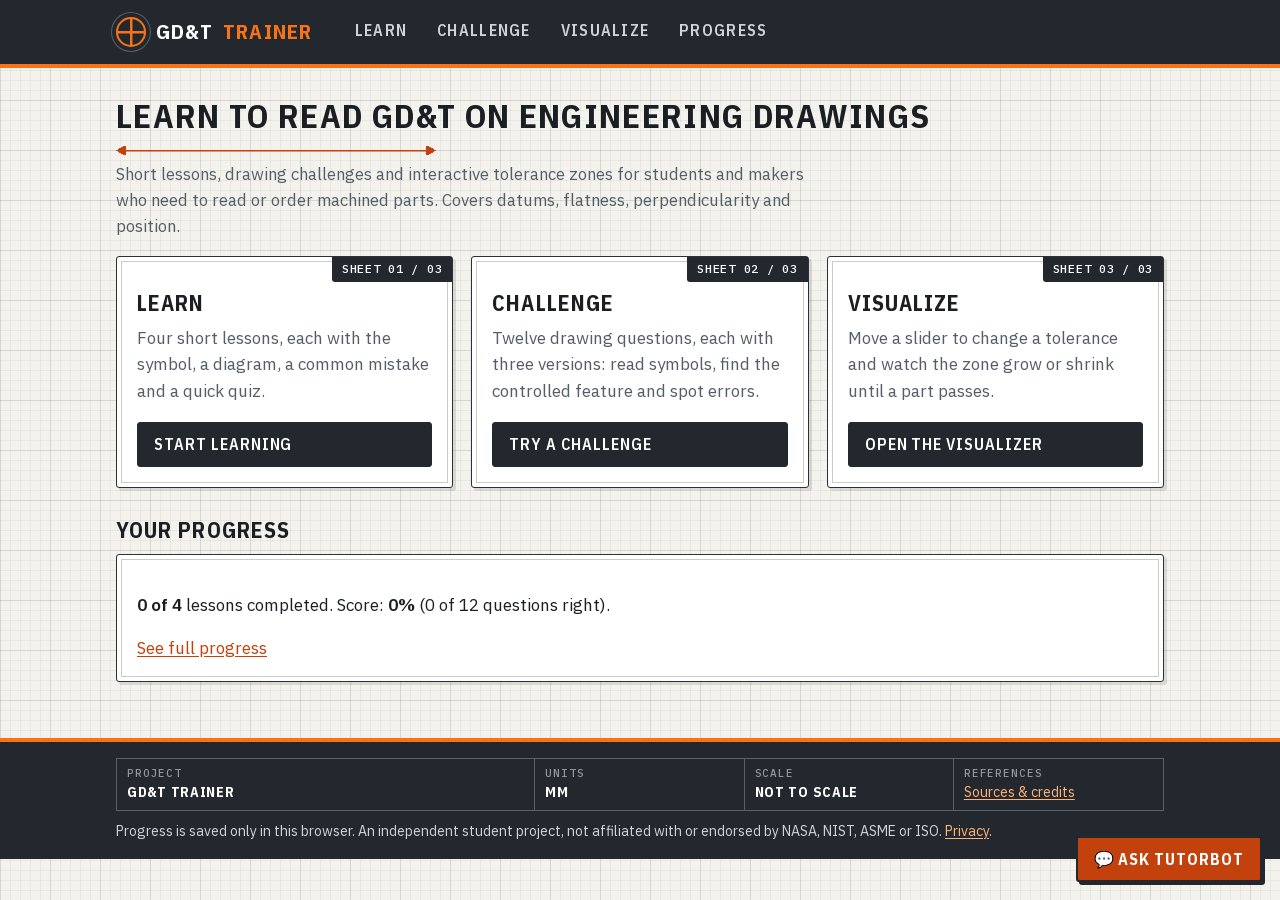
<file: static/index.html>
<!doctype html>
<html lang="en">
<head>
  <meta charset="utf-8">
  <meta name="viewport" content="width=device-width, initial-scale=1">
  <title>GD&amp;T Trainer</title>
  <link rel="icon" href="drawings/sym-position.svg" type="image/svg+xml">
  <link rel="stylesheet" href="css/style.css">
</head>
<body>
  <header class="site-header">
    <div class="inner">
      <a class="brand" href="/" aria-current="page">GD&amp;T <span>Trainer</span></a>
      <nav class="nav" aria-label="Main">
        <a href="learn.html">Learn</a>
        <a href="challenge.html">Challenge</a>
        <a href="visualize.html">Visualize</a>
        <a href="progress.html">Progress</a>
      </nav>
    </div>
  </header>

  <main>
    <h1>Learn to read GD&amp;T on engineering drawings</h1>
    <p class="lead">
      Short lessons, drawing challenges and interactive tolerance zones for students and makers
      who need to read or order machined parts. Covers datums, flatness, perpendicularity and position.
    </p>

    <div class="grid-3">
      <section class="card mode-card" data-sheet="SHEET 01 / 03">
        <h2>Learn</h2>
        <p>Four short lessons, each with the symbol, a diagram, a common mistake and a quick quiz.</p>
        <a class="btn" href="learn.html">Start learning</a>
      </section>
      <section class="card mode-card" data-sheet="SHEET 02 / 03">
        <h2>Challenge</h2>
        <p>Twelve drawing questions, each with three versions: read symbols, find the controlled feature and spot errors.</p>
        <a class="btn" href="challenge.html">Try a challenge</a>
      </section>
      <section class="card mode-card" data-sheet="SHEET 03 / 03">
        <h2>Visualize</h2>
        <p>Move a slider to change a tolerance and watch the zone grow or shrink until a part passes.</p>
        <a class="btn" href="visualize.html">Open the visualizer</a>
      </section>
    </div>

    <h2>Your progress</h2>
    <div id="summary" class="card">Loading…</div>
  </main>

  <footer class="site-footer">
    <div class="inner">
      <div class="title-block" aria-label="Site information">
        <div><span>Project</span><b>GD&amp;T Trainer</b></div>
        <div><span>Units</span><b>mm</b></div>
        <div><span>Scale</span><b>Not to scale</b></div>
        <div><span>References</span><a href="sources.html">Sources &amp; credits</a></div>
      </div>
      Progress is saved only in this browser. An independent student project, not affiliated with or
      endorsed by NASA, NIST, ASME or ISO. <a href="sources.html#privacy">Privacy</a>.
    </div>
  </footer>

  <script src="js/common.js"></script>
  <script src="js/storage.js"></script>
  <script>
    // Small progress summary for the home page.
    (async function () {
      const box = document.getElementById("summary");
      try {
        const [lessonData, challengeData] = await Promise.all([
          fetchJSON("data/lessons.json"),
          fetchJSON("data/challenges.json"),
        ]);
        const stats = computeStats(challengeData.challenges, challengeData.concepts);
        const lessonsDone = lessonData.lessons.filter(function (l) { return stats.lessonsCompleted[l.id]; }).length;
        const weak = Object.keys(stats.perConcept)
          .filter(function (k) { return stats.perConcept[k].needsPractice; })
          .map(function (k) { return challengeData.concepts[k]; });
        box.innerHTML =
          "<p><b>" + lessonsDone + " of " + lessonData.lessons.length + "</b> lessons completed. " +
          "Score: <b>" + percent(stats.score) + "</b> (" + stats.right + " of " + stats.totalQuestions + " questions right).</p>" +
          (weak.length
            ? "<p>Needs more practice: <b>" + weak.map(escapeHTML).join(", ") + "</b>.</p>"
            : "") +
          '<a href="progress.html">See full progress</a>';
      } catch (error) {
        showLoadError(box, error);
      }
    })();
  </script>
  <script src="js/tutorbot.js"></script>
</body>
</html>
</file>
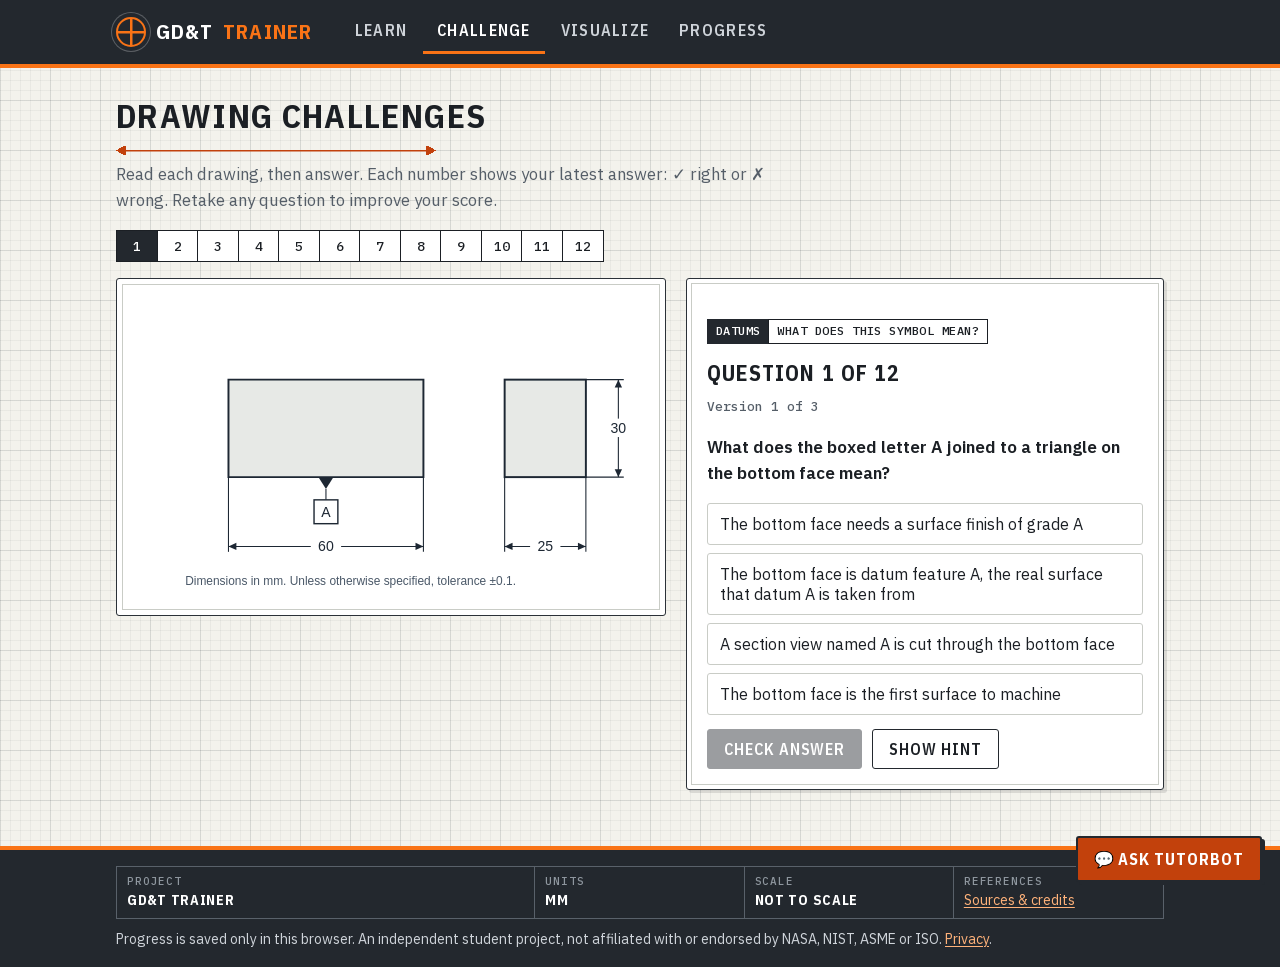
<file: static/challenge.html>
<!doctype html>
<html lang="en">
<head>
  <meta charset="utf-8">
  <meta name="viewport" content="width=device-width, initial-scale=1">
  <title>Challenge · GD&amp;T Trainer</title>
  <link rel="icon" href="drawings/sym-position.svg" type="image/svg+xml">
  <link rel="stylesheet" href="css/style.css">
</head>
<body>
  <header class="site-header">
    <div class="inner">
      <a class="brand" href="/">GD&amp;T <span>Trainer</span></a>
      <nav class="nav" aria-label="Main">
        <a href="learn.html">Learn</a>
        <a href="challenge.html" aria-current="page">Challenge</a>
        <a href="visualize.html">Visualize</a>
        <a href="progress.html">Progress</a>
      </nav>
    </div>
  </header>

  <main>
    <h1>Drawing challenges</h1>
    <p class="lead">Read each drawing, then answer. Each number shows your latest answer: ✓ right or ✗ wrong. Retake any question to improve your score.</p>
    <nav id="question-nav" class="question-nav" aria-label="Questions"></nav>
    <div id="challenge">Loading…</div>
  </main>

  <footer class="site-footer">
    <div class="inner">
      <div class="title-block" aria-label="Site information">
        <div><span>Project</span><b>GD&amp;T Trainer</b></div>
        <div><span>Units</span><b>mm</b></div>
        <div><span>Scale</span><b>Not to scale</b></div>
        <div><span>References</span><a href="sources.html">Sources &amp; credits</a></div>
      </div>
      Progress is saved only in this browser. An independent student project, not affiliated with or
      endorsed by NASA, NIST, ASME or ISO. <a href="sources.html#privacy">Privacy</a>.
    </div>
  </footer>

  <script src="js/common.js"></script>
  <script src="js/storage.js"></script>
  <script src="js/challenge.js"></script>
  <script src="js/tutorbot.js"></script>
</body>
</html>
</file>
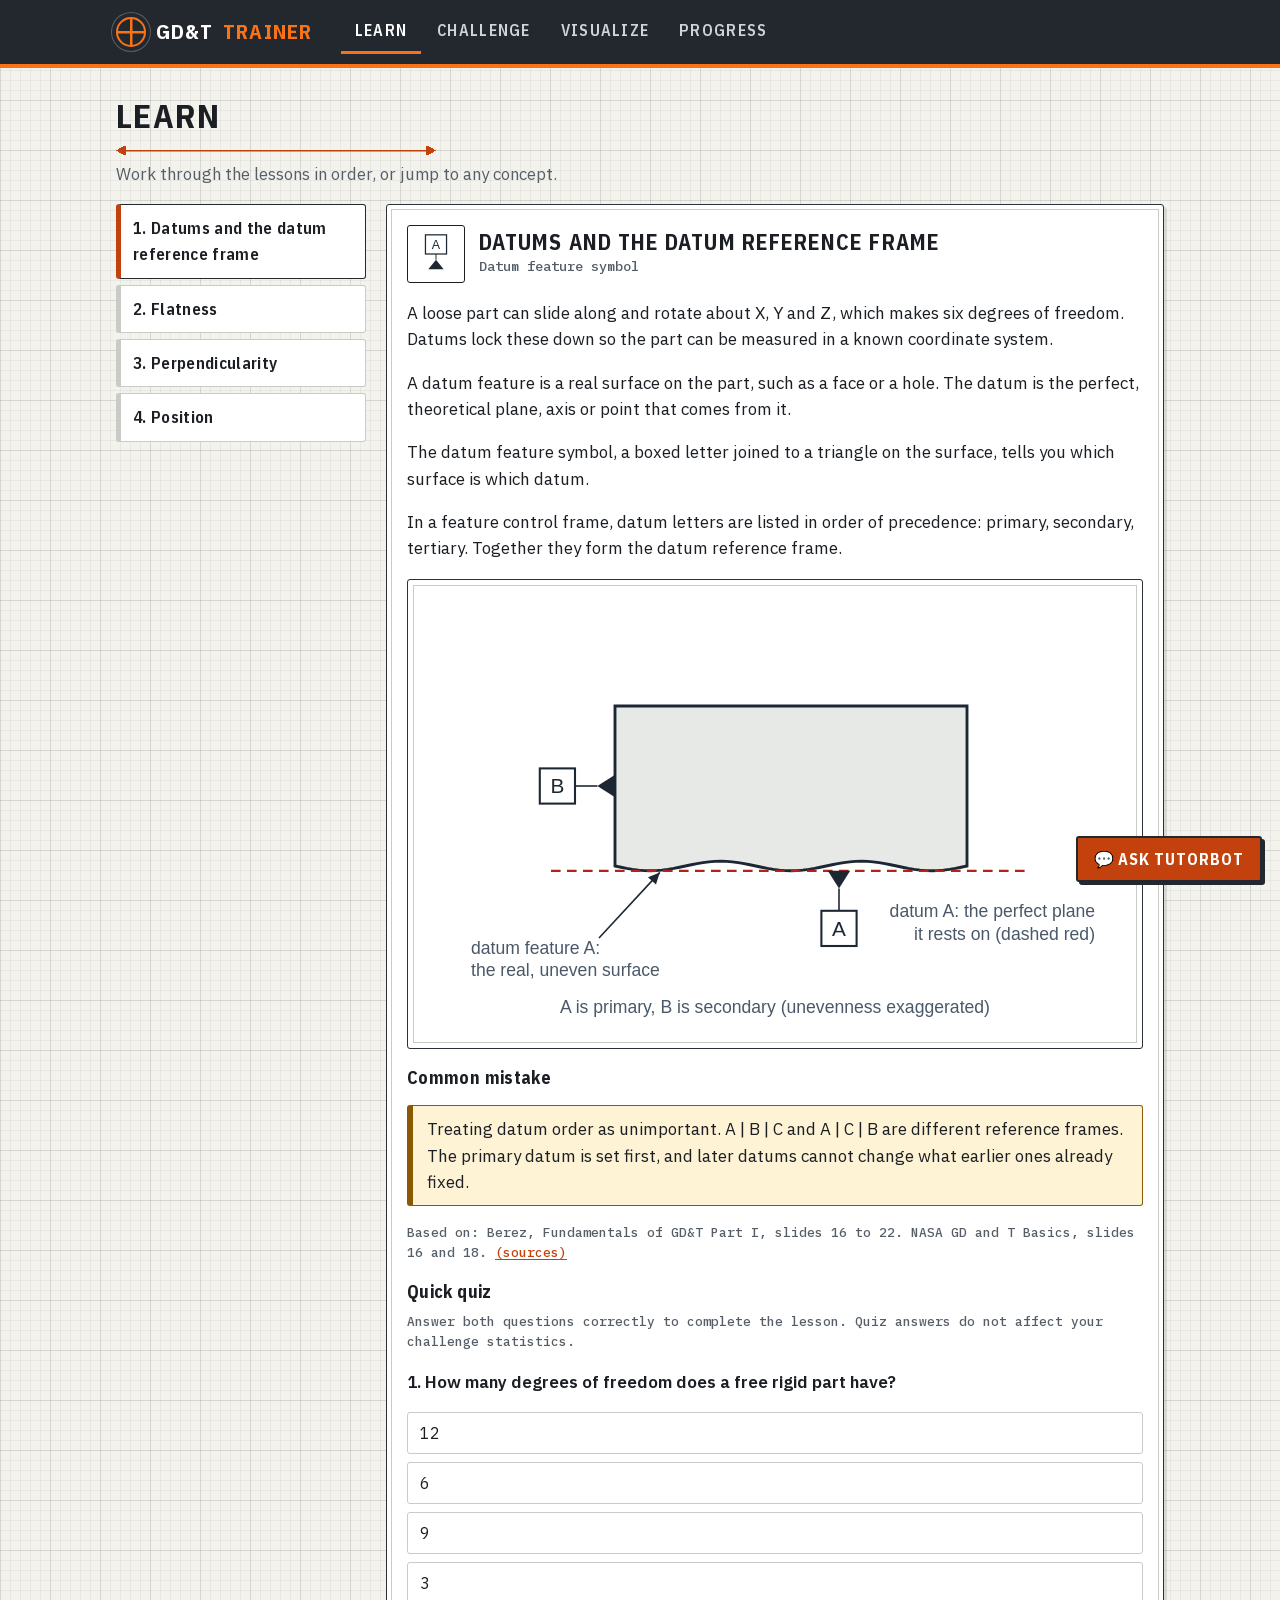
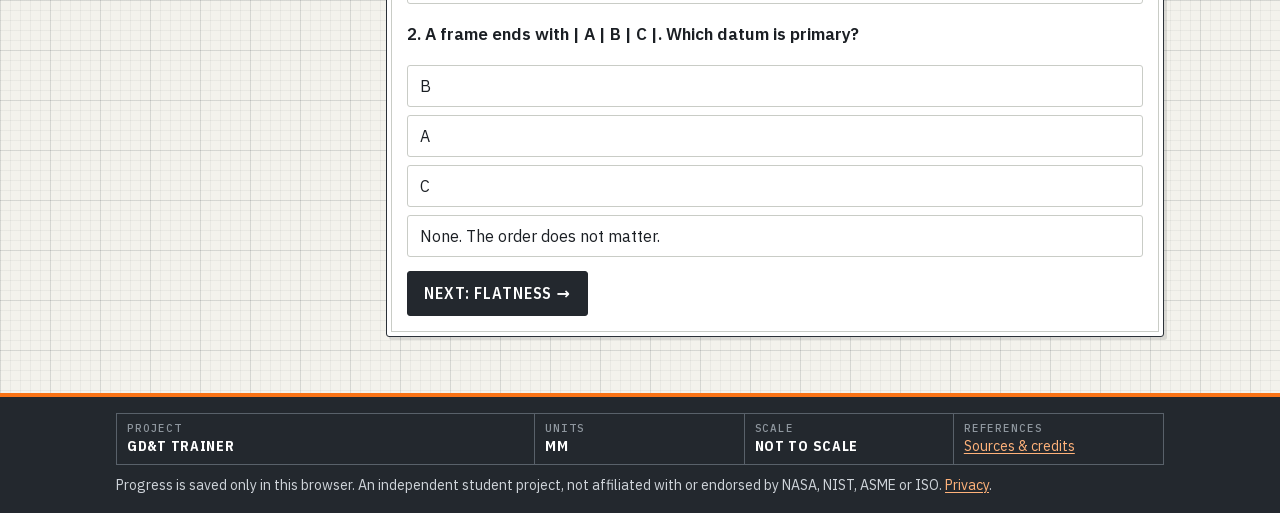
<file: static/learn.html>
<!doctype html>
<html lang="en">
<head>
  <meta charset="utf-8">
  <meta name="viewport" content="width=device-width, initial-scale=1">
  <title>Learn · GD&amp;T Trainer</title>
  <link rel="icon" href="drawings/sym-position.svg" type="image/svg+xml">
  <link rel="stylesheet" href="css/style.css">
</head>
<body>
  <header class="site-header">
    <div class="inner">
      <a class="brand" href="/">GD&amp;T <span>Trainer</span></a>
      <nav class="nav" aria-label="Main">
        <a href="learn.html" aria-current="page">Learn</a>
        <a href="challenge.html">Challenge</a>
        <a href="visualize.html">Visualize</a>
        <a href="progress.html">Progress</a>
      </nav>
    </div>
  </header>

  <main>
    <h1>Learn</h1>
    <p class="lead">Work through the lessons in order, or jump to any concept.</p>
    <div class="learn-layout">
      <nav aria-label="Lessons">
        <ol id="lesson-list" class="lesson-list"></ol>
      </nav>
      <article id="lesson" class="card" aria-live="polite">Loading…</article>
    </div>
  </main>

  <footer class="site-footer">
    <div class="inner">
      <div class="title-block" aria-label="Site information">
        <div><span>Project</span><b>GD&amp;T Trainer</b></div>
        <div><span>Units</span><b>mm</b></div>
        <div><span>Scale</span><b>Not to scale</b></div>
        <div><span>References</span><a href="sources.html">Sources &amp; credits</a></div>
      </div>
      Progress is saved only in this browser. An independent student project, not affiliated with or
      endorsed by NASA, NIST, ASME or ISO. <a href="sources.html#privacy">Privacy</a>.
    </div>
  </footer>

  <script src="js/common.js"></script>
  <script src="js/storage.js"></script>
  <script src="js/learn.js"></script>
  <script src="js/tutorbot.js"></script>
</body>
</html>
</file>
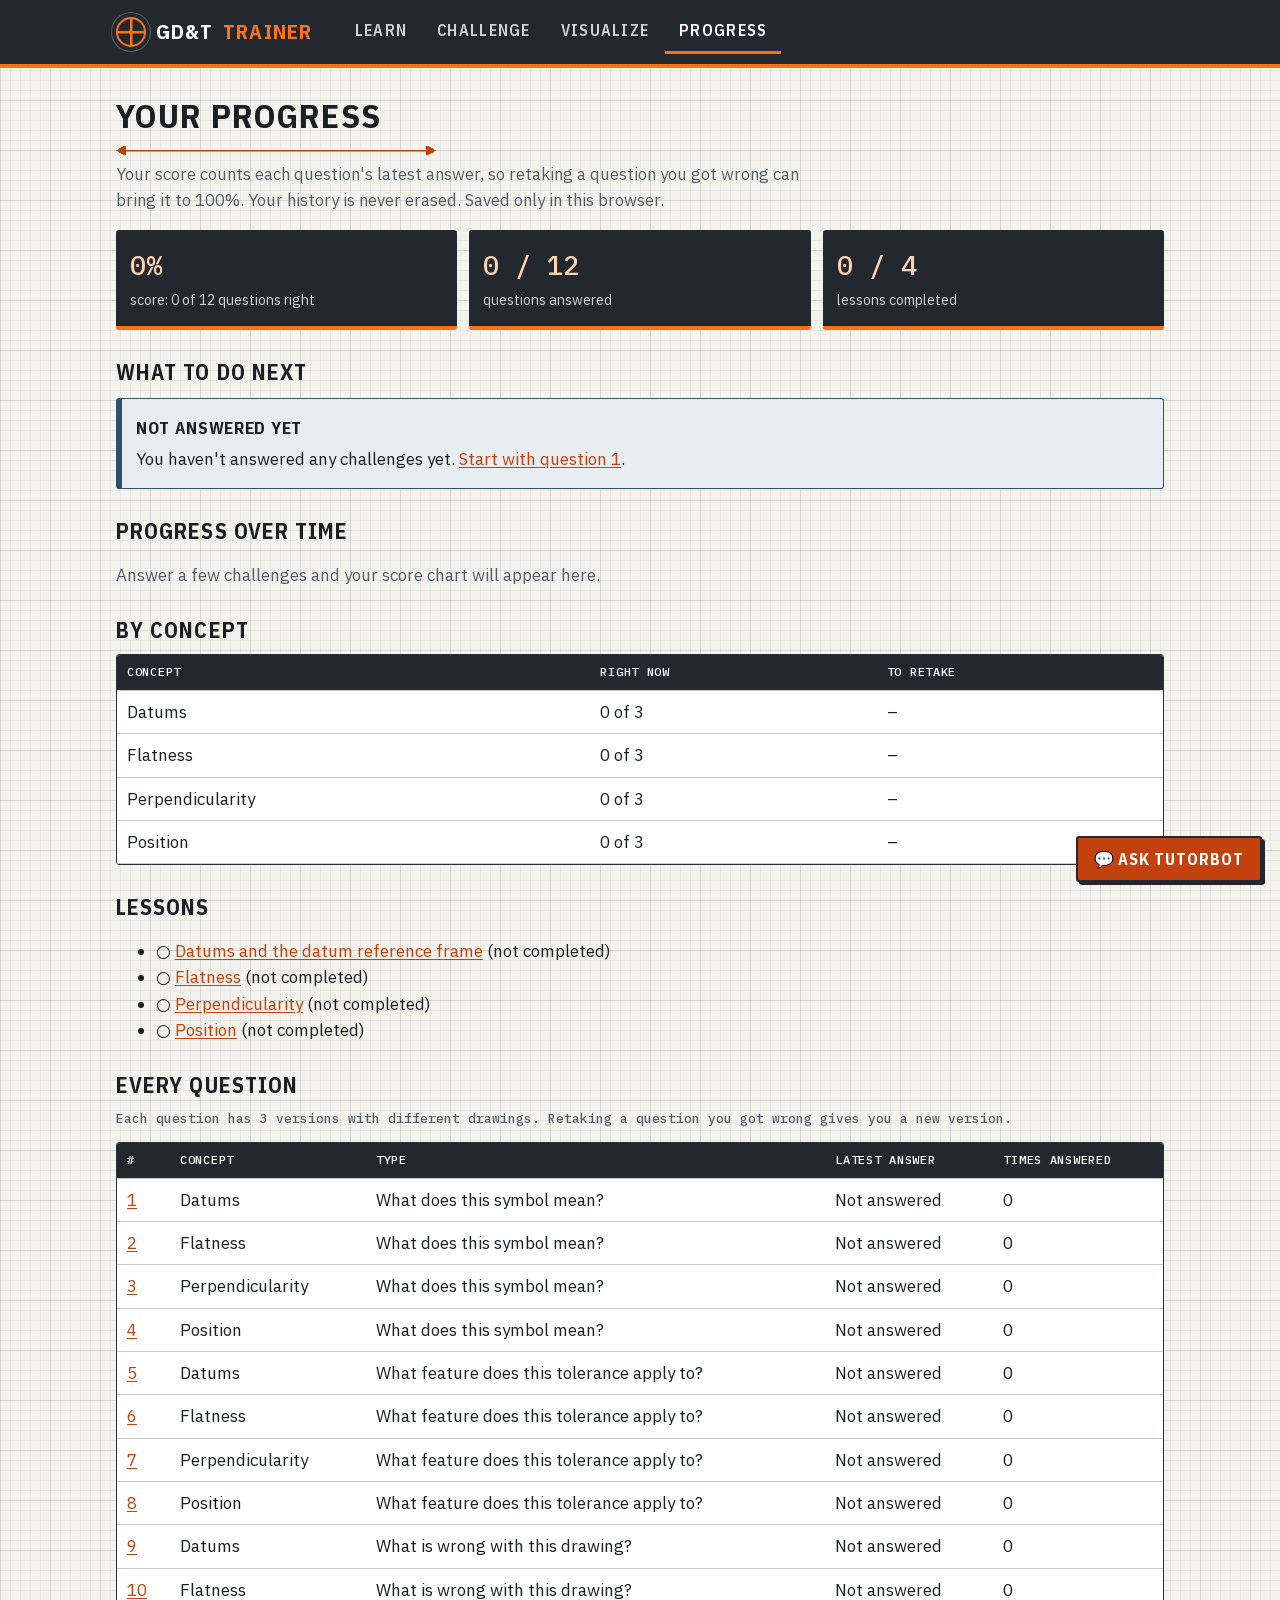
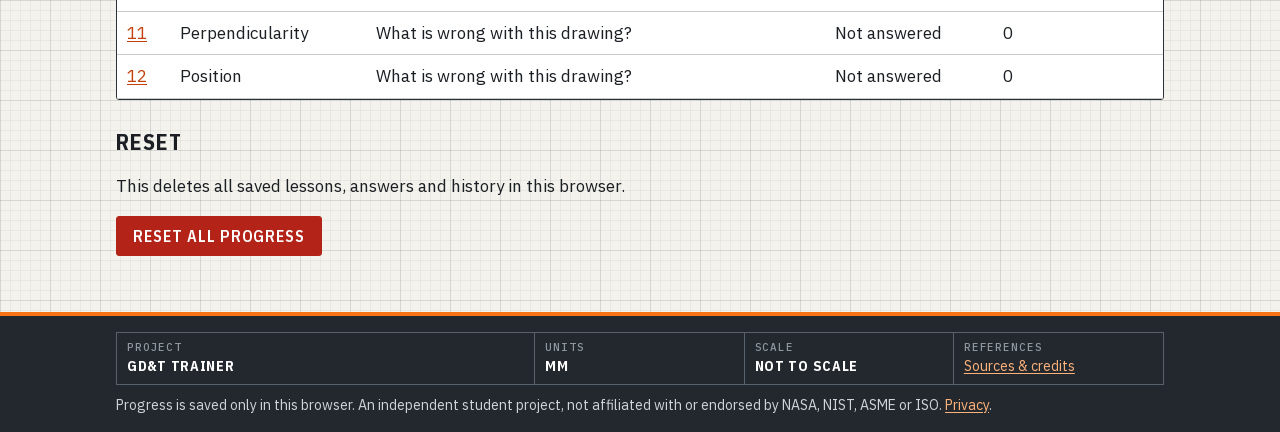
<file: static/progress.html>
<!doctype html>
<html lang="en">
<head>
  <meta charset="utf-8">
  <meta name="viewport" content="width=device-width, initial-scale=1">
  <title>Progress · GD&amp;T Trainer</title>
  <link rel="icon" href="drawings/sym-position.svg" type="image/svg+xml">
  <link rel="stylesheet" href="css/style.css">
</head>
<body>
  <header class="site-header">
    <div class="inner">
      <a class="brand" href="/">GD&amp;T <span>Trainer</span></a>
      <nav class="nav" aria-label="Main">
        <a href="learn.html">Learn</a>
        <a href="challenge.html">Challenge</a>
        <a href="visualize.html">Visualize</a>
        <a href="progress.html" aria-current="page">Progress</a>
      </nav>
    </div>
  </header>

  <main>
    <h1>Your progress</h1>
    <p class="lead">Your score counts each question's latest answer, so retaking a question you got wrong can bring it to 100%. Your history is never erased. Saved only in this browser.</p>
    <div id="progress">Loading…</div>
  </main>

  <footer class="site-footer">
    <div class="inner">
      <div class="title-block" aria-label="Site information">
        <div><span>Project</span><b>GD&amp;T Trainer</b></div>
        <div><span>Units</span><b>mm</b></div>
        <div><span>Scale</span><b>Not to scale</b></div>
        <div><span>References</span><a href="sources.html">Sources &amp; credits</a></div>
      </div>
      Progress is saved only in this browser. An independent student project, not affiliated with or
      endorsed by NASA, NIST, ASME or ISO. <a href="sources.html#privacy">Privacy</a>.
    </div>
  </footer>

  <script src="js/common.js"></script>
  <script src="js/storage.js"></script>
  <script src="js/progress-charts.js"></script>
  <script src="js/progress.js"></script>
  <script src="js/tutorbot.js"></script>
</body>
</html>
</file>
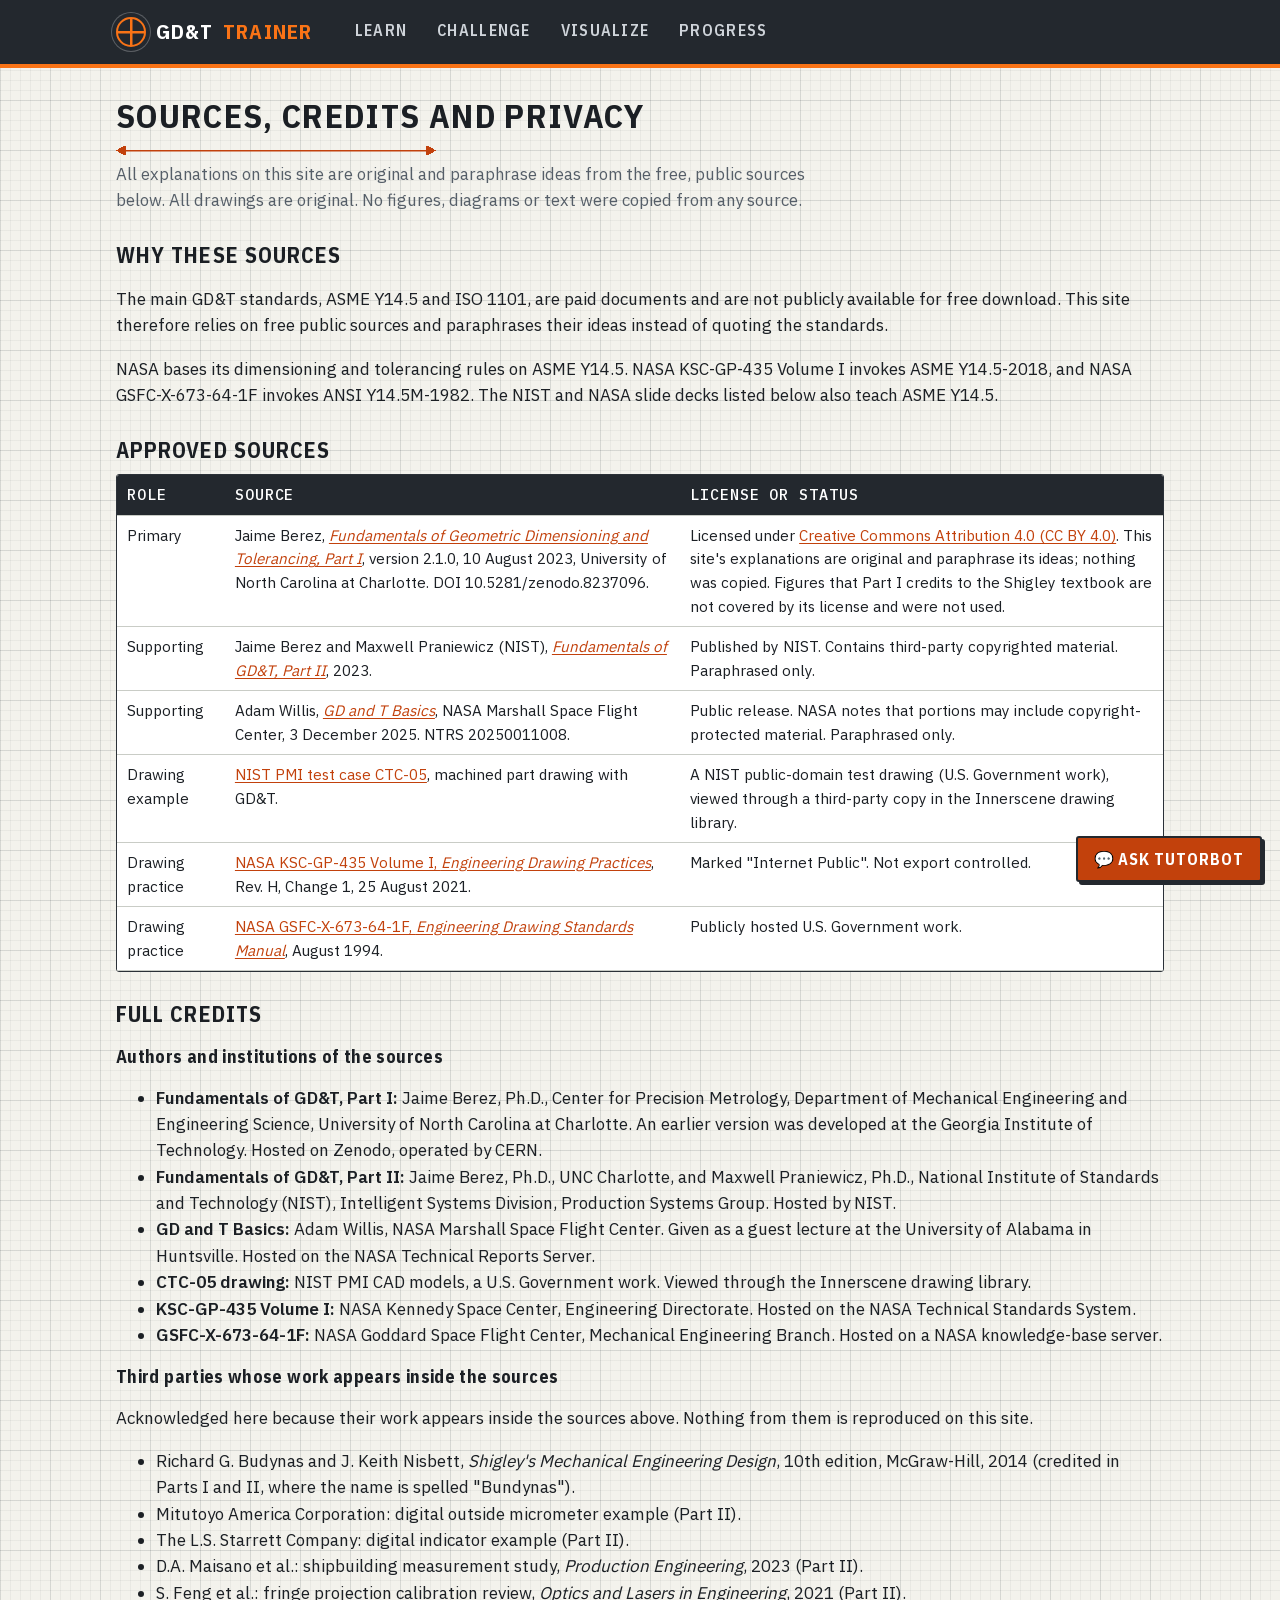
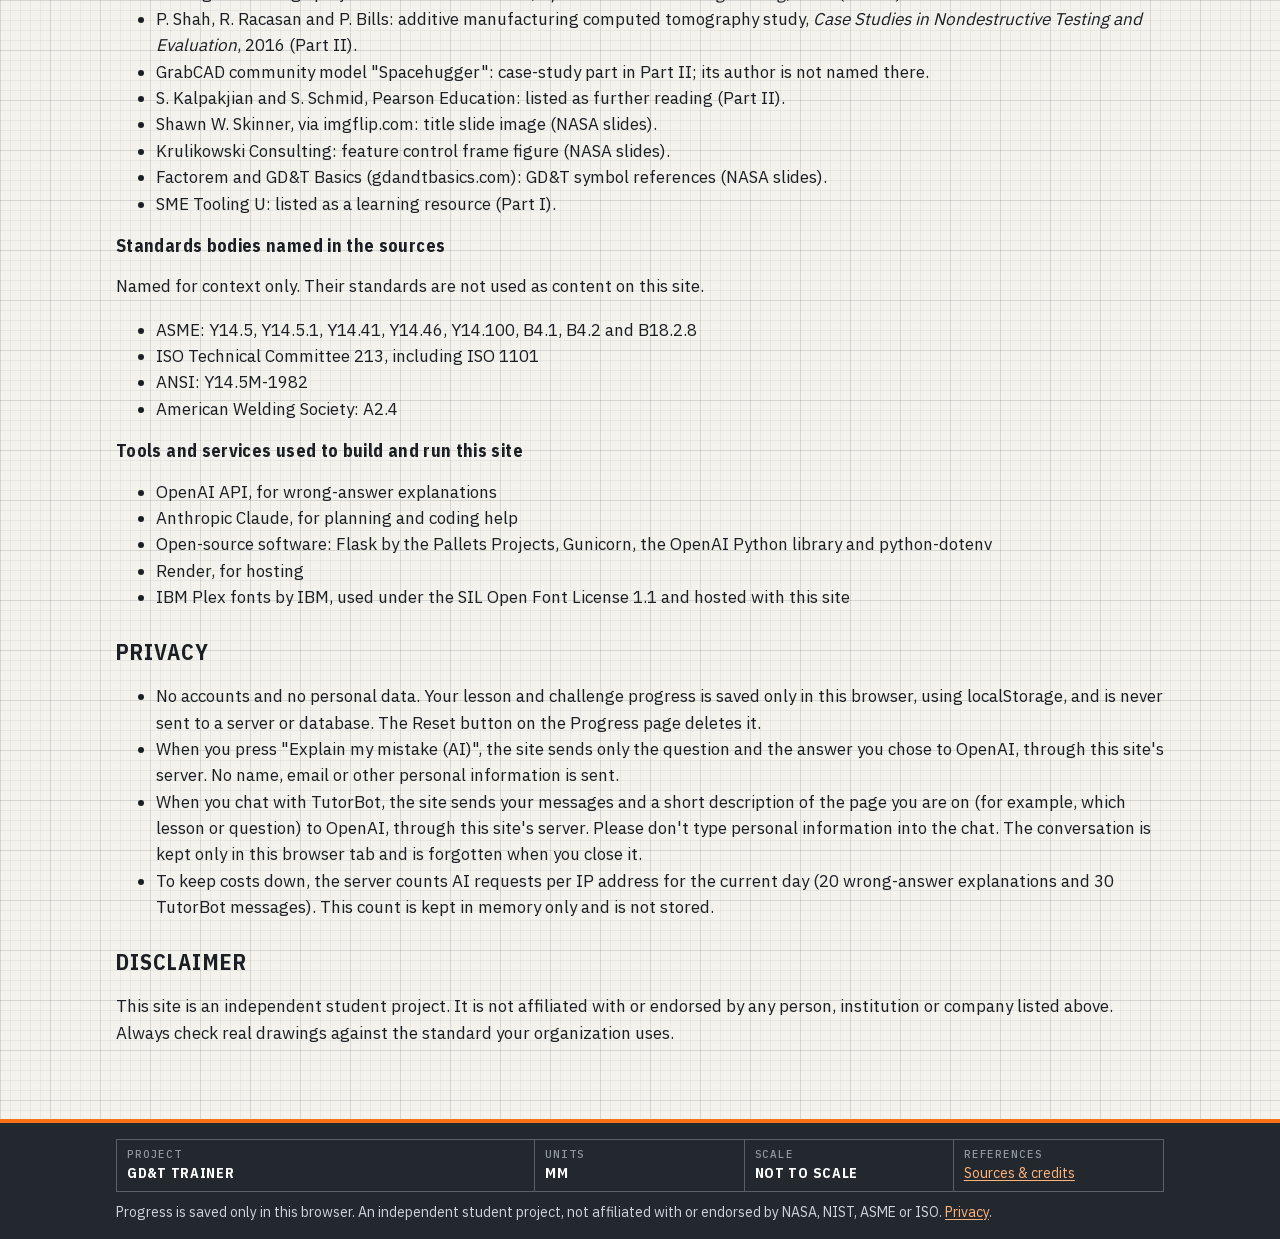
<file: static/sources.html>
<!doctype html>
<html lang="en">
<head>
  <meta charset="utf-8">
  <meta name="viewport" content="width=device-width, initial-scale=1">
  <title>Sources and Credits · GD&amp;T Trainer</title>
  <link rel="icon" href="drawings/sym-position.svg" type="image/svg+xml">
  <link rel="stylesheet" href="css/style.css">
</head>
<body>
  <header class="site-header">
    <div class="inner">
      <a class="brand" href="/">GD&amp;T <span>Trainer</span></a>
      <nav class="nav" aria-label="Main">
        <a href="learn.html">Learn</a>
        <a href="challenge.html">Challenge</a>
        <a href="visualize.html">Visualize</a>
        <a href="progress.html">Progress</a>
      </nav>
    </div>
  </header>

  <main>
    <h1>Sources, credits and privacy</h1>
    <p class="lead">
      All explanations on this site are original and paraphrase ideas from the free, public sources below.
      All drawings are original. No figures, diagrams or text were copied from any source.
    </p>

    <h2>Why these sources</h2>
    <p>
      The main GD&amp;T standards, ASME Y14.5 and ISO 1101, are paid documents and are not publicly available
      for free download. This site therefore relies on free public sources and paraphrases their ideas instead
      of quoting the standards.
    </p>
    <p>
      NASA bases its dimensioning and tolerancing rules on ASME Y14.5. NASA KSC-GP-435 Volume I invokes
      ASME Y14.5-2018, and NASA GSFC-X-673-64-1F invokes ANSI Y14.5M-1982. The NIST and NASA slide decks
      listed below also teach ASME Y14.5.
    </p>

    <h2>Approved sources</h2>
    <div class="table-wrap">
      <table class="sources-table">
        <thead><tr><th>Role</th><th>Source</th><th>License or status</th></tr></thead>
        <tbody>
          <tr>
            <td>Primary</td>
            <td>Jaime Berez, <a href="https://zenodo.org/records/8237096"><i>Fundamentals of Geometric Dimensioning and Tolerancing, Part I</i></a>,
              version 2.1.0, 10 August 2023, University of North Carolina at Charlotte. DOI 10.5281/zenodo.8237096.</td>
            <td>Licensed under <a href="https://creativecommons.org/licenses/by/4.0/">Creative Commons Attribution 4.0 (CC BY 4.0)</a>.
              This site's explanations are original and paraphrase its ideas; nothing was copied. Figures that Part I credits to
              the Shigley textbook are not covered by its license and were not used.</td>
          </tr>
          <tr>
            <td>Supporting</td>
            <td>Jaime Berez and Maxwell Praniewicz (NIST), <a href="https://tsapps.nist.gov/publication/get_pdf.cfm?pub_id=936463"><i>Fundamentals of GD&amp;T, Part II</i></a>, 2023.</td>
            <td>Published by NIST. Contains third-party copyrighted material. Paraphrased only.</td>
          </tr>
          <tr>
            <td>Supporting</td>
            <td>Adam Willis, <a href="https://ntrs.nasa.gov/citations/20250011008"><i>GD and T Basics</i></a>, NASA Marshall Space Flight Center,
              3 December 2025. NTRS 20250011008.</td>
            <td>Public release. NASA notes that portions may include copyright-protected material. Paraphrased only.</td>
          </tr>
          <tr>
            <td>Drawing example</td>
            <td><a href="https://www.innerscene.com/tools/library/drawings/machined-part-drawing-nist-ctc-05-gd-t-f2a95d84">NIST PMI test case CTC-05</a>, machined part drawing with GD&amp;T.</td>
            <td>A NIST public-domain test drawing (U.S. Government work), viewed through a third-party copy in the Innerscene drawing library.</td>
          </tr>
          <tr>
            <td>Drawing practice</td>
            <td><a href="https://standards.nasa.gov/node/815">NASA KSC-GP-435 Volume I, <i>Engineering Drawing Practices</i></a>, Rev. H, Change 1, 25 August 2021.</td>
            <td>Marked "Internet Public". Not export controlled.</td>
          </tr>
          <tr>
            <td>Drawing practice</td>
            <td><a href="https://s3vi.ndc.nasa.gov/ssri-kb/static/resources/NASA%20GSFC-X-673-64-1F.pdf">NASA GSFC-X-673-64-1F, <i>Engineering Drawing Standards Manual</i></a>, August 1994.</td>
            <td>Publicly hosted U.S. Government work.</td>
          </tr>
        </tbody>
      </table>
    </div>

    <h2>Full credits</h2>
    <h3>Authors and institutions of the sources</h3>
    <ul>
      <li><b>Fundamentals of GD&amp;T, Part I:</b> Jaime Berez, Ph.D., Center for Precision Metrology, Department of Mechanical Engineering
        and Engineering Science, University of North Carolina at Charlotte. An earlier version was developed at the Georgia Institute of
        Technology. Hosted on Zenodo, operated by CERN.</li>
      <li><b>Fundamentals of GD&amp;T, Part II:</b> Jaime Berez, Ph.D., UNC Charlotte, and Maxwell Praniewicz, Ph.D., National Institute of
        Standards and Technology (NIST), Intelligent Systems Division, Production Systems Group. Hosted by NIST.</li>
      <li><b>GD and T Basics:</b> Adam Willis, NASA Marshall Space Flight Center. Given as a guest lecture at the University of Alabama in
        Huntsville. Hosted on the NASA Technical Reports Server.</li>
      <li><b>CTC-05 drawing:</b> NIST PMI CAD models, a U.S. Government work. Viewed through the Innerscene drawing library.</li>
      <li><b>KSC-GP-435 Volume I:</b> NASA Kennedy Space Center, Engineering Directorate. Hosted on the NASA Technical Standards System.</li>
      <li><b>GSFC-X-673-64-1F:</b> NASA Goddard Space Flight Center, Mechanical Engineering Branch. Hosted on a NASA knowledge-base server.</li>
    </ul>

    <h3>Third parties whose work appears inside the sources</h3>
    <p>Acknowledged here because their work appears inside the sources above. Nothing from them is reproduced on this site.</p>
    <ul>
      <li>Richard G. Budynas and J. Keith Nisbett, <i>Shigley's Mechanical Engineering Design</i>, 10th edition, McGraw-Hill, 2014
        (credited in Parts I and II, where the name is spelled "Bundynas").</li>
      <li>Mitutoyo America Corporation: digital outside micrometer example (Part II).</li>
      <li>The L.S. Starrett Company: digital indicator example (Part II).</li>
      <li>D.A. Maisano et al.: shipbuilding measurement study, <i>Production Engineering</i>, 2023 (Part II).</li>
      <li>S. Feng et al.: fringe projection calibration review, <i>Optics and Lasers in Engineering</i>, 2021 (Part II).</li>
      <li>P. Shah, R. Racasan and P. Bills: additive manufacturing computed tomography study, <i>Case Studies in Nondestructive Testing
        and Evaluation</i>, 2016 (Part II).</li>
      <li>GrabCAD community model "Spacehugger": case-study part in Part II; its author is not named there.</li>
      <li>S. Kalpakjian and S. Schmid, Pearson Education: listed as further reading (Part II).</li>
      <li>Shawn W. Skinner, via imgflip.com: title slide image (NASA slides).</li>
      <li>Krulikowski Consulting: feature control frame figure (NASA slides).</li>
      <li>Factorem and GD&amp;T Basics (gdandtbasics.com): GD&amp;T symbol references (NASA slides).</li>
      <li>SME Tooling U: listed as a learning resource (Part I).</li>
    </ul>

    <h3>Standards bodies named in the sources</h3>
    <p>Named for context only. Their standards are not used as content on this site.</p>
    <ul>
      <li>ASME: Y14.5, Y14.5.1, Y14.41, Y14.46, Y14.100, B4.1, B4.2 and B18.2.8</li>
      <li>ISO Technical Committee 213, including ISO 1101</li>
      <li>ANSI: Y14.5M-1982</li>
      <li>American Welding Society: A2.4</li>
    </ul>

    <h3>Tools and services used to build and run this site</h3>
    <ul>
      <li>OpenAI API, for wrong-answer explanations</li>
      <li>Anthropic Claude, for planning and coding help</li>
      <li>Open-source software: Flask by the Pallets Projects, Gunicorn, the OpenAI Python library and python-dotenv</li>
      <li>Render, for hosting</li>
      <li>IBM Plex fonts by IBM, used under the SIL Open Font License 1.1 and hosted with this site</li>
    </ul>

    <h2 id="privacy">Privacy</h2>
    <ul>
      <li>No accounts and no personal data. Your lesson and challenge progress is saved only in this browser, using localStorage,
        and is never sent to a server or database. The Reset button on the Progress page deletes it.</li>
      <li>When you press "Explain my mistake (AI)", the site sends only the question and the answer you chose to OpenAI, through this
        site's server. No name, email or other personal information is sent.</li>
      <li>When you chat with TutorBot, the site sends your messages and a short description of the page you are on (for example, which
        lesson or question) to OpenAI, through this site's server. Please don't type personal information into the chat. The conversation
        is kept only in this browser tab and is forgotten when you close it.</li>
      <li>To keep costs down, the server counts AI requests per IP address for the current day (20 wrong-answer explanations and 30
        TutorBot messages). This count is kept in memory only and is not stored.</li>
    </ul>

    <h2>Disclaimer</h2>
    <p>
      This site is an independent student project. It is not affiliated with or endorsed by any person, institution or company listed
      above. Always check real drawings against the standard your organization uses.
    </p>
  </main>

  <footer class="site-footer">
    <div class="inner">
      <div class="title-block" aria-label="Site information">
        <div><span>Project</span><b>GD&amp;T Trainer</b></div>
        <div><span>Units</span><b>mm</b></div>
        <div><span>Scale</span><b>Not to scale</b></div>
        <div><span>References</span><a href="sources.html">Sources &amp; credits</a></div>
      </div>
      Progress is saved only in this browser. An independent student project, not affiliated with or
      endorsed by NASA, NIST, ASME or ISO. <a href="sources.html#privacy">Privacy</a>.
    </div>
  </footer>

  <script src="js/common.js"></script>
  <script src="js/tutorbot.js"></script>
</body>
</html>
</file>
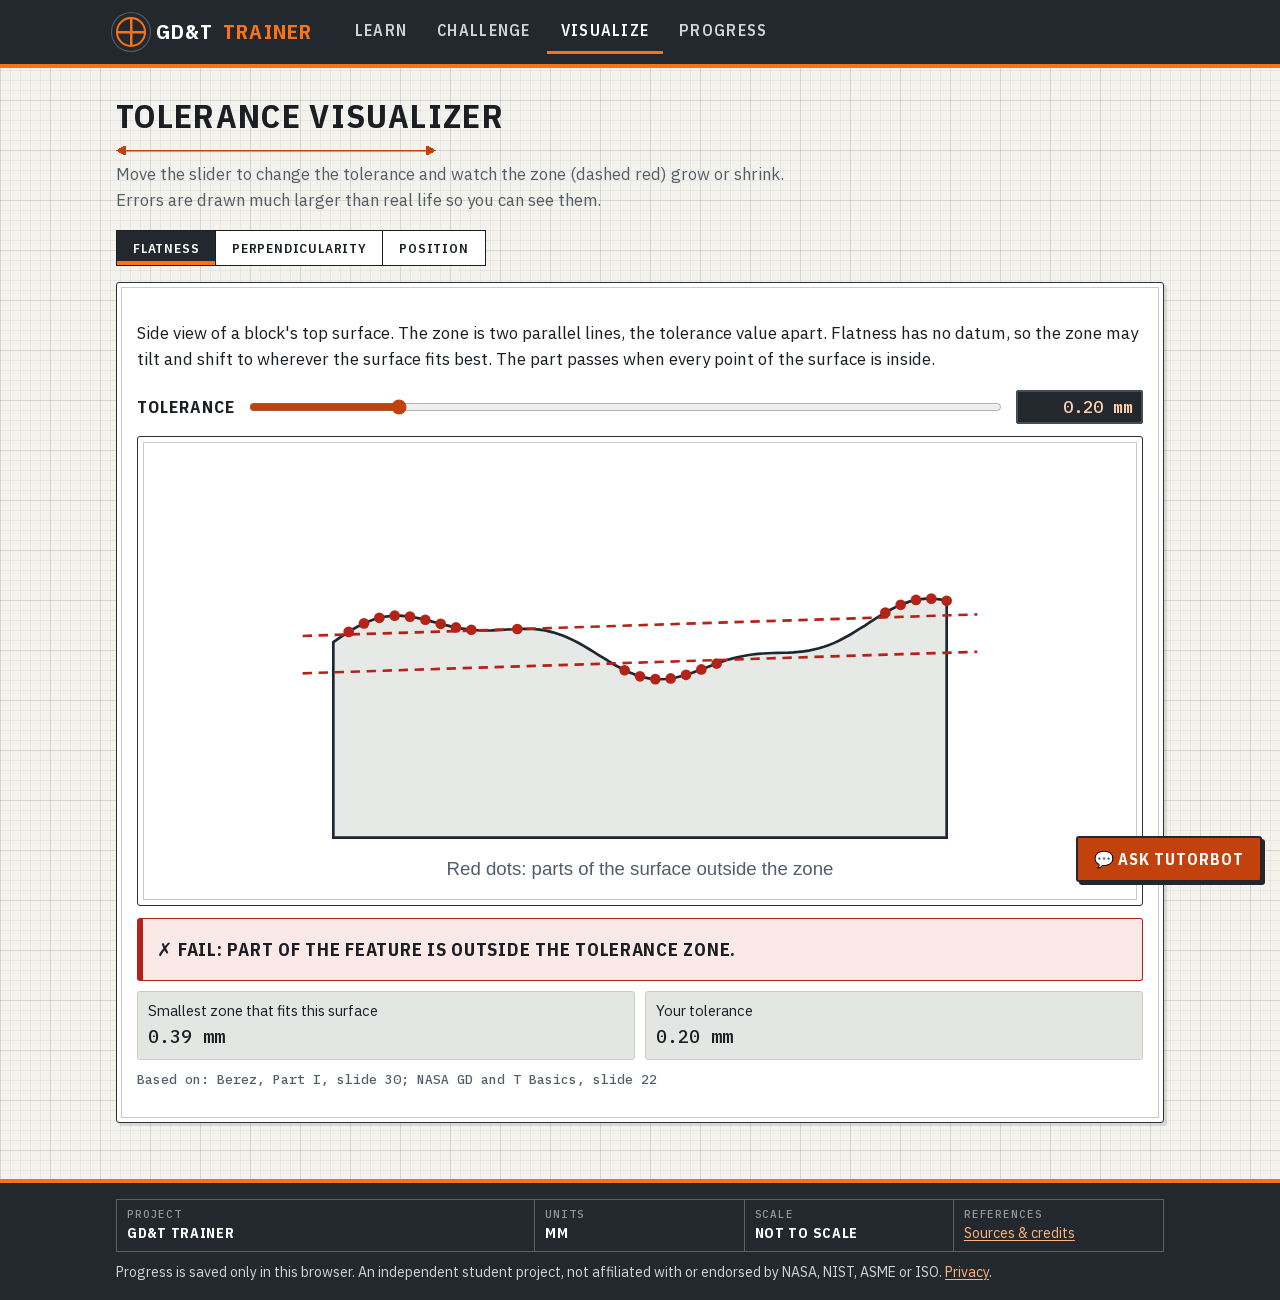
<file: static/visualize.html>
<!doctype html>
<html lang="en">
<head>
  <meta charset="utf-8">
  <meta name="viewport" content="width=device-width, initial-scale=1">
  <title>Visualize · GD&amp;T Trainer</title>
  <link rel="icon" href="drawings/sym-position.svg" type="image/svg+xml">
  <link rel="stylesheet" href="css/style.css">
</head>
<body>
  <header class="site-header">
    <div class="inner">
      <a class="brand" href="/">GD&amp;T <span>Trainer</span></a>
      <nav class="nav" aria-label="Main">
        <a href="learn.html">Learn</a>
        <a href="challenge.html">Challenge</a>
        <a href="visualize.html" aria-current="page">Visualize</a>
        <a href="progress.html">Progress</a>
      </nav>
    </div>
  </header>

  <main>
    <h1>Tolerance visualizer</h1>
    <p class="lead">Move the slider to change the tolerance and watch the zone (dashed red) grow or shrink.
      Errors are drawn much larger than real life so you can see them.</p>

    <div class="tabs" role="tablist" id="tabs"></div>

    <section class="card">
      <p id="description"></p>
      <div class="slider-row">
        <label for="tolerance"><b>Tolerance</b></label>
        <input type="range" id="tolerance" min="0.01" max="1" step="0.01" value="0.2">
        <output id="tolerance-value" class="slider-value" for="tolerance">0.20 mm</output>
      </div>
      <div class="drawing" id="viz"></div>
      <div id="verdict" class="feedback" aria-live="polite"></div>
      <div class="readout" id="readout"></div>
      <p class="source-line" id="source"></p>
    </section>
  </main>

  <footer class="site-footer">
    <div class="inner">
      <div class="title-block" aria-label="Site information">
        <div><span>Project</span><b>GD&amp;T Trainer</b></div>
        <div><span>Units</span><b>mm</b></div>
        <div><span>Scale</span><b>Not to scale</b></div>
        <div><span>References</span><a href="sources.html">Sources &amp; credits</a></div>
      </div>
      Progress is saved only in this browser. An independent student project, not affiliated with or
      endorsed by NASA, NIST, ASME or ISO. <a href="sources.html#privacy">Privacy</a>.
    </div>
  </footer>

  <script src="js/common.js"></script>
  <script src="js/visualize.js"></script>
  <script src="js/tutorbot.js"></script>
</body>
</html>
</file>
<file: static/css/style.css>
/*
 * GD&T Trainer styles: an "engineering drawing sheet" look.
 *  - Drafting-paper grid background
 *  - Graphite header and panels, safety-orange accents
 *  - Condensed technical headings, monospace labels and numbers
 *  - Cards framed like drawing sheets; footer styled as a title block
 * Fonts: IBM Plex (self-hosted, SIL Open Font License), see fonts.css.
 */
@import url("fonts.css");

:root {
  --paper: #f3f2ec;          /* drafting paper */
  --grid-minor: rgba(60, 70, 80, 0.06);
  --grid-major: rgba(60, 70, 80, 0.11);
  --sheet: #ffffff;
  --ink: #1b1f24;            /* graphite */
  --muted: #555e68;
  --line: #2b3138;           /* sheet border lines */
  --line-soft: #c9ccc6;
  --steel: #e4e6e3;
  --graphite: #23282e;
  --graphite-2: #2f353c;
  --accent: #c2410c;         /* safety orange, readable on white */
  --accent-bright: #f97316;
  --accent-soft: #fdeee4;
  --good: #1e7a3a;
  --good-soft: #e5f2e8;
  --bad: #b42318;
  --bad-soft: #fbe9e7;
  --warn: #8a5a00;
  --warn-soft: #fff3d6;
  --info: #2f4f6f;
  --info-soft: #e8edf1;
  --font-body: "IBM Plex Sans", system-ui, -apple-system, "Segoe UI", Arial, sans-serif;
  --font-head: "IBM Plex Sans Condensed", "Arial Narrow", system-ui, sans-serif;
  --font-mono: "IBM Plex Mono", ui-monospace, SFMono-Regular, Menlo, Consolas, monospace;
  --radius: 3px;
}

* { box-sizing: border-box; }
/* The hidden attribute always wins, even over display: flex on .btn-row. */
[hidden] { display: none !important; }

body {
  margin: 0;
  color: var(--ink);
  font-family: var(--font-body);
  font-size: 17px;
  line-height: 1.55;
  background-color: var(--paper);
  /* Drafting grid: fine 10 px lines with a heavier line every 50 px. */
  background-image:
    linear-gradient(var(--grid-major) 1px, transparent 1px),
    linear-gradient(90deg, var(--grid-major) 1px, transparent 1px),
    linear-gradient(var(--grid-minor) 1px, transparent 1px),
    linear-gradient(90deg, var(--grid-minor) 1px, transparent 1px);
  background-size: 50px 50px, 50px 50px, 10px 10px, 10px 10px;
}

a { color: var(--accent); text-underline-offset: 2px; }

a:focus-visible, button:focus-visible, input:focus-visible, textarea:focus-visible, [tabindex]:focus-visible {
  outline: 3px solid var(--accent-bright);
  outline-offset: 2px;
}

/* ---------- Header: graphite control panel ---------- */
.site-header {
  background: var(--graphite);
  border-bottom: 4px solid var(--accent-bright);
  color: #fff;
}
.site-header .inner {
  max-width: 1080px;
  margin: 0 auto;
  padding: 10px 16px;
  display: flex;
  flex-wrap: wrap;
  align-items: center;
  gap: 8px 28px;
}
.brand {
  display: inline-flex;
  align-items: center;
  gap: 10px;
  color: #fff;
  text-decoration: none;
  font-family: var(--font-head);
  font-weight: 700;
  font-size: 1.3rem;
  letter-spacing: 0.06em;
  text-transform: uppercase;
}
/* Position symbol drawn in CSS as the logo. */
.brand::before {
  content: "";
  width: 26px;
  height: 26px;
  border-radius: 50%;
  border: 2.5px solid var(--accent-bright);
  background:
    linear-gradient(var(--accent-bright), var(--accent-bright)) center / 2.5px 100% no-repeat,
    linear-gradient(var(--accent-bright), var(--accent-bright)) center / 100% 2.5px no-repeat;
  box-shadow: 0 0 0 4px var(--graphite), 0 0 0 5px rgba(255, 255, 255, 0.25);
}
.brand span { color: var(--accent-bright); }
.nav { display: flex; flex-wrap: wrap; gap: 2px; }
.nav a {
  padding: 8px 14px;
  color: #cfd4da;
  text-decoration: none;
  font-family: var(--font-head);
  font-weight: 600;
  font-size: 1rem;
  letter-spacing: 0.08em;
  text-transform: uppercase;
  border-bottom: 3px solid transparent;
}
.nav a:hover { color: #fff; border-bottom-color: #6b737c; }
.nav a[aria-current="page"] { color: #fff; border-bottom-color: var(--accent-bright); }

/* ---------- Page layout ---------- */
main {
  max-width: 1080px;
  margin: 0 auto;
  padding: 28px 16px 56px;
}
h1, h2, h3 {
  font-family: var(--font-head);
  font-weight: 700;
  letter-spacing: 0.02em;
  line-height: 1.2;
}
h1 {
  font-size: 2.1rem;
  margin: 0 0 6px;
  text-transform: uppercase;
  letter-spacing: 0.04em;
}
h2 { font-size: 1.35rem; margin: 30px 0 10px; text-transform: uppercase; letter-spacing: 0.05em; }
h3 { font-size: 1.12rem; margin: 18px 0 8px; }
.lead { color: var(--muted); font-size: 1.05rem; margin-top: 0; max-width: 70ch; }

/* A thin "dimension line" under each page title: arrows at both ends. */
main > h1::after {
  content: "";
  display: block;
  margin-top: 10px;
  height: 9px;
  width: min(320px, 70%);
  background:
    linear-gradient(var(--accent), var(--accent)) center / calc(100% - 14px) 1.5px no-repeat,
    conic-gradient(from 60deg at 0 50%, var(--accent) 60deg, transparent 0) left / 10px 100% no-repeat,
    conic-gradient(from 240deg at 100% 50%, var(--accent) 60deg, transparent 0) right / 10px 100% no-repeat;
}

/* ---------- Drawing-sheet cards ---------- */
.card {
  position: relative;
  background: var(--sheet);
  border: 1.5px solid var(--line);
  border-radius: var(--radius);
  padding: 20px;
  /* inner frame line, like a drawing sheet border */
  box-shadow: inset 0 0 0 4px var(--sheet), inset 0 0 0 5px var(--line-soft), 3px 3px 0 rgba(27, 31, 36, 0.12);
}
.grid-3 {
  display: grid;
  grid-template-columns: repeat(auto-fit, minmax(240px, 1fr));
  gap: 18px;
}
.mode-card { display: flex; flex-direction: column; gap: 8px; padding-top: 34px; }
.mode-card h2 { margin: 0; }
.mode-card p { margin: 0 0 10px; color: var(--muted); flex: 1; }
/* Sheet number label in the corner of each mode card. */
.mode-card::before {
  content: attr(data-sheet);
  position: absolute;
  top: 0;
  right: 0;
  padding: 3px 10px;
  font-family: var(--font-mono);
  font-size: 0.75rem;
  letter-spacing: 0.06em;
  color: #fff;
  background: var(--graphite);
  border-bottom-left-radius: var(--radius);
}

/* ---------- Footer: title block ---------- */
.site-footer { background: var(--graphite); color: #cfd4da; font-size: 0.88rem; border-top: 4px solid var(--accent-bright); }
.site-footer .inner { max-width: 1080px; margin: 0 auto; padding: 16px; }
.site-footer a { color: #ffb27a; }
.title-block {
  display: grid;
  grid-template-columns: 2fr 1fr 1fr 1fr;
  border: 1px solid #59616a;
  margin-bottom: 10px;
}
.title-block div { padding: 6px 10px; border-right: 1px solid #59616a; }
.title-block div:last-child { border-right: none; }
.title-block span {
  display: block;
  font-family: var(--font-mono);
  font-size: 0.68rem;
  letter-spacing: 0.08em;
  text-transform: uppercase;
  color: #8f979f;
}
.title-block b { font-family: var(--font-head); letter-spacing: 0.05em; color: #fff; text-transform: uppercase; }

/* ---------- Buttons ---------- */
.btn {
  display: inline-block;
  border: 1.5px solid var(--graphite);
  background: var(--graphite);
  color: #fff;
  border-radius: var(--radius);
  padding: 9px 16px;
  font-family: var(--font-head);
  font-size: 1rem;
  font-weight: 600;
  letter-spacing: 0.06em;
  text-transform: uppercase;
  cursor: pointer;
  text-decoration: none;
}
.btn:hover { background: var(--accent); border-color: var(--accent); }
.btn:disabled { opacity: 0.45; cursor: not-allowed; }
.btn:disabled:hover { background: var(--graphite); border-color: var(--graphite); }
.btn.secondary { background: var(--sheet); color: var(--ink); }
.btn.secondary:hover { background: var(--accent-soft); color: var(--accent); border-color: var(--accent); }
.btn.danger { background: var(--bad); border-color: var(--bad); }
.btn-row { display: flex; flex-wrap: wrap; gap: 10px; margin-top: 14px; }

/* ---------- Answer options ---------- */
.options { display: grid; gap: 8px; margin: 12px 0; }
.option {
  text-align: left;
  border: 1.5px solid var(--line-soft);
  background: var(--sheet);
  color: var(--ink);
  border-radius: var(--radius);
  padding: 10px 12px;
  font-family: var(--font-body);
  font-size: 1rem;
  cursor: pointer;
}
.option:hover:not(:disabled) { border-color: var(--graphite); }
.option.selected { border-color: var(--accent); background: var(--accent-soft); }
.option.correct { border-color: var(--good); background: var(--good-soft); }
.option.wrong { border-color: var(--bad); background: var(--bad-soft); }
.option:disabled { cursor: default; }
/* Text markers so correct/incorrect never relies on colour alone. */
.option.correct::before { content: "✓ "; font-weight: 700; color: var(--good); }
.option.wrong::before { content: "✗ "; font-weight: 700; color: var(--bad); }

/* ---------- Feedback boxes ---------- */
.feedback {
  border: 1.5px solid;
  border-left-width: 6px;
  border-radius: var(--radius);
  padding: 12px 14px;
  margin-top: 12px;
}
.feedback.good { background: var(--good-soft); border-color: var(--good); }
.feedback.bad { background: var(--bad-soft); border-color: var(--bad); }
.feedback.info { background: var(--info-soft); border-color: var(--info); }
.feedback.warn { background: var(--warn-soft); border-color: var(--warn); }
.feedback p { margin: 4px 0; }
.feedback .title { font-family: var(--font-head); font-weight: 700; letter-spacing: 0.04em; text-transform: uppercase; }

.source-line { font-family: var(--font-mono); font-size: 0.8rem; color: var(--muted); margin-top: 10px; }
/* Tags look like feature control frame cells. */
.tag {
  display: inline-block;
  font-family: var(--font-mono);
  font-size: 0.75rem;
  letter-spacing: 0.04em;
  text-transform: uppercase;
  padding: 2px 8px;
  border: 1.5px solid var(--ink);
  background: var(--sheet);
  color: var(--ink);
  margin: 0 -1.5px 0 0;
}
.tag:first-child { background: var(--graphite); color: #fff; border-color: var(--graphite); }

/* ---------- Drawings ---------- */
.drawing {
  position: relative;
  background: var(--sheet);
  border: 1.5px solid var(--line);
  border-radius: var(--radius);
  padding: 14px;
  box-shadow: inset 0 0 0 5px var(--sheet), inset 0 0 0 6px var(--line-soft);
}
.drawing svg, .drawing img { width: 100%; height: auto; display: block; max-height: 440px; }

/* Clickable features in challenge drawings. The SVG files make them
   invisible by default; these rules show hover, selection and results. */
.drawing .target { cursor: pointer; }
.drawing line.target:hover, .drawing line.target:focus { stroke: rgba(194, 65, 12, 0.30); }
.drawing circle.target:hover, .drawing circle.target:focus { fill: rgba(194, 65, 12, 0.20); }
.drawing line.target.selected { stroke: rgba(194, 65, 12, 0.70); }
.drawing circle.target.selected { fill: rgba(194, 65, 12, 0.40); }
.drawing line.target.is-correct { stroke: rgba(30, 122, 58, 0.65); }
.drawing circle.target.is-correct { fill: rgba(30, 122, 58, 0.40); }
.drawing line.target.is-wrong { stroke: rgba(180, 35, 24, 0.55); }
.drawing circle.target.is-wrong { fill: rgba(180, 35, 24, 0.35); }
.drawing .target:focus { outline: none; }
.drawing.locked .target { cursor: default; pointer-events: none; }

.selection-note { font-family: var(--font-mono); font-size: 0.9rem; font-weight: 500; margin: 8px 0 0; }

/* ---------- Learn mode ---------- */
.learn-layout { display: grid; grid-template-columns: 250px 1fr; gap: 20px; align-items: start; }
/* Let grid columns shrink below their content (wide drawings scroll inside their frame instead). */
.learn-layout > *, .challenge-layout > * { min-width: 0; }
.lesson-list { list-style: none; margin: 0; padding: 0; display: grid; gap: 6px; counter-reset: lesson; }
.lesson-list a {
  display: flex;
  justify-content: space-between;
  gap: 8px;
  padding: 10px 12px;
  border: 1.5px solid var(--line-soft);
  border-left: 5px solid var(--line-soft);
  border-radius: var(--radius);
  background: var(--sheet);
  color: var(--ink);
  text-decoration: none;
  font-family: var(--font-head);
  font-weight: 600;
  letter-spacing: 0.02em;
}
.lesson-list a:hover { border-left-color: var(--graphite); }
.lesson-list a[aria-current="true"] { border-color: var(--graphite); border-left-color: var(--accent); }
.lesson-list .done { color: var(--good); white-space: nowrap; font-family: var(--font-mono); font-size: 0.8rem; }
.lesson-head { display: flex; gap: 14px; align-items: center; }
.lesson-head img { width: 58px; height: 58px; background: var(--sheet); border: 1.5px solid var(--ink); border-radius: var(--radius); padding: 5px; }
.lesson-head .symbol-name { color: var(--muted); margin: 0; font-family: var(--font-mono); font-size: 0.85rem; }
.mistake { background: var(--warn-soft); border: 1.5px solid var(--warn); border-left-width: 6px; padding: 10px 14px; border-radius: var(--radius); }
.quiz-question { margin-top: 16px; }

/* ---------- Challenge mode ---------- */
.question-nav { display: flex; flex-wrap: wrap; gap: 0; margin: 12px 0 18px; }
.question-nav button {
  min-width: 42px;
  padding: 6px 8px;
  margin: 0 -1.5px -1.5px 0;
  border: 1.5px solid var(--ink);
  border-radius: 0;
  background: var(--sheet);
  font-family: var(--font-mono);
  font-weight: 500;
  cursor: pointer;
  color: var(--ink);
}
.question-nav button:hover { background: var(--accent-soft); }
.question-nav button[aria-current="true"] { background: var(--graphite); color: #fff; position: relative; }
.question-nav button.right::after { content: " ✓"; color: var(--good); }
.question-nav button.wrong::after { content: " ✗"; color: var(--bad); }
.question-nav button[aria-current="true"].right::after { color: #7fd99a; }
.question-nav button[aria-current="true"].wrong::after { color: #ff9b8f; }
.challenge-layout { display: grid; grid-template-columns: 1.15fr 1fr; gap: 20px; align-items: start; }
.ai-box { white-space: pre-wrap; }

/* ---------- Visualize mode ---------- */
.tabs { display: flex; flex-wrap: wrap; gap: 0; margin: 12px 0 16px; }
.tabs button {
  padding: 8px 16px;
  margin-right: -1.5px;
  border: 1.5px solid var(--ink);
  background: var(--sheet);
  font-family: var(--font-head);
  font-weight: 600;
  letter-spacing: 0.06em;
  text-transform: uppercase;
  cursor: pointer;
  color: var(--ink);
}
.tabs button[aria-selected="true"] { background: var(--graphite); color: #fff; box-shadow: inset 0 -4px 0 var(--accent-bright); }
.slider-row { display: flex; flex-wrap: wrap; align-items: center; gap: 12px; margin: 12px 0; }
.slider-row label { font-family: var(--font-head); text-transform: uppercase; letter-spacing: 0.06em; }
.slider-row input[type="range"] { flex: 1; min-width: 200px; accent-color: var(--accent); }
/* The slider value looks like a digital caliper readout. */
.slider-value {
  font-family: var(--font-mono);
  font-weight: 500;
  font-variant-numeric: tabular-nums;
  min-width: 7.5em;
  text-align: right;
  padding: 4px 10px;
  background: var(--graphite);
  color: #ffd2b0;
  border-radius: var(--radius);
  box-shadow: inset 0 0 0 2px #444c55;
}
.verdict { font-family: var(--font-head); font-size: 1.15rem; font-weight: 700; letter-spacing: 0.04em; text-transform: uppercase; margin: 0; }
.readout { display: grid; grid-template-columns: repeat(auto-fit, minmax(200px, 1fr)); gap: 10px; margin-top: 10px; }
.readout div { background: var(--steel); border: 1px solid var(--line-soft); border-radius: var(--radius); padding: 8px 10px; font-size: 0.92rem; }
.readout b { display: block; font-family: var(--font-mono); font-size: 1.15rem; font-weight: 500; }

/* ---------- Progress page ---------- */
table { width: 100%; border-collapse: collapse; background: var(--sheet); }
th, td { text-align: left; padding: 8px 10px; border-bottom: 1px solid var(--line-soft); }
th {
  font-family: var(--font-mono);
  font-size: 0.75rem;
  font-weight: 500;
  letter-spacing: 0.06em;
  text-transform: uppercase;
  color: #fff;
  background: var(--graphite);
}
.table-wrap { overflow-x: auto; border: 1.5px solid var(--line); border-radius: var(--radius); }
.status { font-family: var(--font-mono); font-size: 0.85rem; font-weight: 500; white-space: nowrap; text-transform: uppercase; }
.status.learned { color: var(--good); }
.status.needs-practice { color: var(--bad); }
.status.in-progress { color: var(--accent); }
.status.not-started { color: var(--muted); }
.stat-grid { display: grid; grid-template-columns: repeat(auto-fit, minmax(180px, 1fr)); gap: 12px; }
.stat {
  background: var(--graphite);
  color: #fff;
  border-radius: var(--radius);
  padding: 14px;
  border-bottom: 4px solid var(--accent-bright);
}
.stat b { display: block; font-family: var(--font-mono); font-weight: 500; font-size: 1.7rem; color: #ffd2b0; }
.stat span { color: #cfd4da; font-size: 0.88rem; }

/* ---------- Sources page ---------- */
.sources-table td, .sources-table th { vertical-align: top; font-size: 0.95rem; }

/* ---------- Small screens ---------- */
@media (max-width: 760px) {
  body { font-size: 16px; }
  .learn-layout, .challenge-layout { grid-template-columns: 1fr; }
  h1 { font-size: 1.65rem; }
  .title-block { grid-template-columns: 1fr 1fr; }
  .title-block div:nth-child(2) { border-right: none; }
  .title-block div:nth-child(-n+2) { border-bottom: 1px solid #59616a; }
  /* Drawings stay at a readable size and scroll sideways inside their
     frame, instead of shrinking until the dimensions are unreadable. */
  .drawing { overflow-x: auto; padding: 10px; }
  .drawing svg, .drawing img { min-width: 540px; max-height: none; }
  .drawing::before {
    content: "⟷ Swipe sideways to see the whole drawing";
    display: block;
    position: sticky;
    left: 0;
    margin-bottom: 6px;
    font-family: var(--font-mono);
    font-size: 0.72rem;
    color: var(--muted);
  }
}

/* ---------- TutorBot (floating chat) ---------- */
.visually-hidden {
  position: absolute; width: 1px; height: 1px; overflow: hidden;
  clip: rect(0 0 0 0); white-space: nowrap;
}
.tutor-toggle {
  position: fixed; right: 18px; bottom: 18px; z-index: 50;
  border: 2px solid var(--graphite); border-radius: var(--radius); padding: 11px 16px;
  background: var(--accent); color: #fff;
  font-family: var(--font-head); font-size: 1rem; font-weight: 700; letter-spacing: 0.06em; text-transform: uppercase;
  box-shadow: 3px 3px 0 var(--graphite); cursor: pointer;
}
.tutor-toggle:hover { background: var(--accent-bright); }
.tutor-panel {
  position: fixed; right: 18px; bottom: 78px; z-index: 50;
  width: min(390px, calc(100vw - 32px)); height: min(540px, calc(100vh - 110px));
  display: flex; flex-direction: column;
  background: var(--sheet); border: 2px solid var(--graphite); border-radius: var(--radius);
  box-shadow: 5px 5px 0 rgba(27, 31, 36, 0.25); overflow: hidden;
}
.tutor-panel[hidden] { display: none; }
.tutor-head {
  display: flex; justify-content: space-between; align-items: flex-start; gap: 8px;
  padding: 10px 12px; background: var(--graphite); color: #fff; border-bottom: 3px solid var(--accent-bright);
}
.tutor-head b { font-family: var(--font-head); letter-spacing: 0.08em; text-transform: uppercase; }
.tutor-context { font-family: var(--font-mono); font-size: 0.72rem; color: #ffd2b0; }
.tutor-head-buttons { display: flex; gap: 6px; }
.tutor-small {
  border: 1px solid #6b737c; background: transparent; color: #fff;
  border-radius: var(--radius); padding: 3px 8px; cursor: pointer; font-size: 0.82rem;
}
.tutor-small:hover { border-color: var(--accent-bright); }
.tutor-messages {
  flex: 1; overflow-y: auto; padding: 12px; display: flex; flex-direction: column; gap: 8px;
  background-color: var(--paper);
  background-image: linear-gradient(var(--grid-minor) 1px, transparent 1px), linear-gradient(90deg, var(--grid-minor) 1px, transparent 1px);
  background-size: 10px 10px;
}
.tutor-msg {
  max-width: 88%; padding: 8px 11px; border-radius: var(--radius); font-size: 0.95rem;
  white-space: pre-wrap; line-height: 1.45; border: 1.5px solid var(--line-soft);
}
.tutor-msg.bot { background: var(--sheet); align-self: flex-start; border-left: 4px solid var(--accent); }
.tutor-msg.user { background: var(--graphite); color: #fff; border-color: var(--graphite); align-self: flex-end; }
.tutor-msg.typing { font-style: italic; color: var(--muted); }
.tutor-form { display: flex; gap: 8px; padding: 10px; border-top: 1.5px solid var(--line-soft); }
.tutor-form textarea {
  flex: 1; resize: none; font: inherit; font-size: 0.95rem;
  border: 1.5px solid var(--line-soft); border-radius: var(--radius); padding: 8px;
}
.tutor-form textarea:focus { border-color: var(--accent); }
.tutor-note { margin: 0; padding: 0 12px 10px; font-size: 0.75rem; color: var(--muted); }
@media (max-width: 760px) {
  .tutor-panel { right: 8px; left: 8px; width: auto; bottom: 70px; height: min(520px, calc(100vh - 90px)); }
  .tutor-toggle { right: 12px; bottom: 12px; }
  main { padding-bottom: 84px; }
}

/* ---------- Progress charts ---------- */
.chart-card {
  background: var(--sheet);
  border: 1.5px solid var(--line);
  border-radius: var(--radius);
  padding: 14px 16px 12px;
  margin-bottom: 14px;
}
.chart-card h3 { margin: 0; }
.chart-sub { margin: 2px 0 8px; color: var(--muted); font-size: 0.9rem; }
.chart { position: relative; }
.chart svg { display: block; width: 100%; height: auto; overflow: visible; }
.chart svg:focus { outline: none; }
.chart svg:focus-visible { outline: 3px solid var(--accent-bright); outline-offset: 2px; }
.chart-tick { font-family: var(--font-mono); font-size: 11px; fill: #555e68; font-variant-numeric: tabular-nums; }
.chart-end { font-family: var(--font-body); font-size: 13px; font-weight: 600; fill: var(--ink); }
.chart-multiples { display: grid; grid-template-columns: repeat(auto-fit, minmax(260px, 1fr)); gap: 14px; }
.chart-multiples .chart-card { margin-bottom: 0; }
.chart-group-heading { margin: 4px 0 8px; }
.chart-multiples + .chart-card { margin-top: 14px; }
.chart-empty { color: var(--muted); }
.chart-tip {
  position: absolute;
  transform: translate(12px, -50%);
  pointer-events: none;
  background: var(--sheet);
  border: 1.5px solid var(--graphite);
  border-radius: var(--radius);
  padding: 6px 9px;
  font-size: 0.82rem;
  line-height: 1.35;
  box-shadow: 2px 2px 0 rgba(27, 31, 36, 0.15);
  max-width: 260px;
  z-index: 5;
}
.chart-tip.flip { transform: translate(calc(-100% - 12px), -50%); }
.chart-tip strong { display: block; font-size: 1rem; color: var(--ink); }
.chart-tip span { color: var(--muted); }
.chart-table summary { cursor: pointer; font-weight: 600; margin: 4px 0 10px; }
</file>
